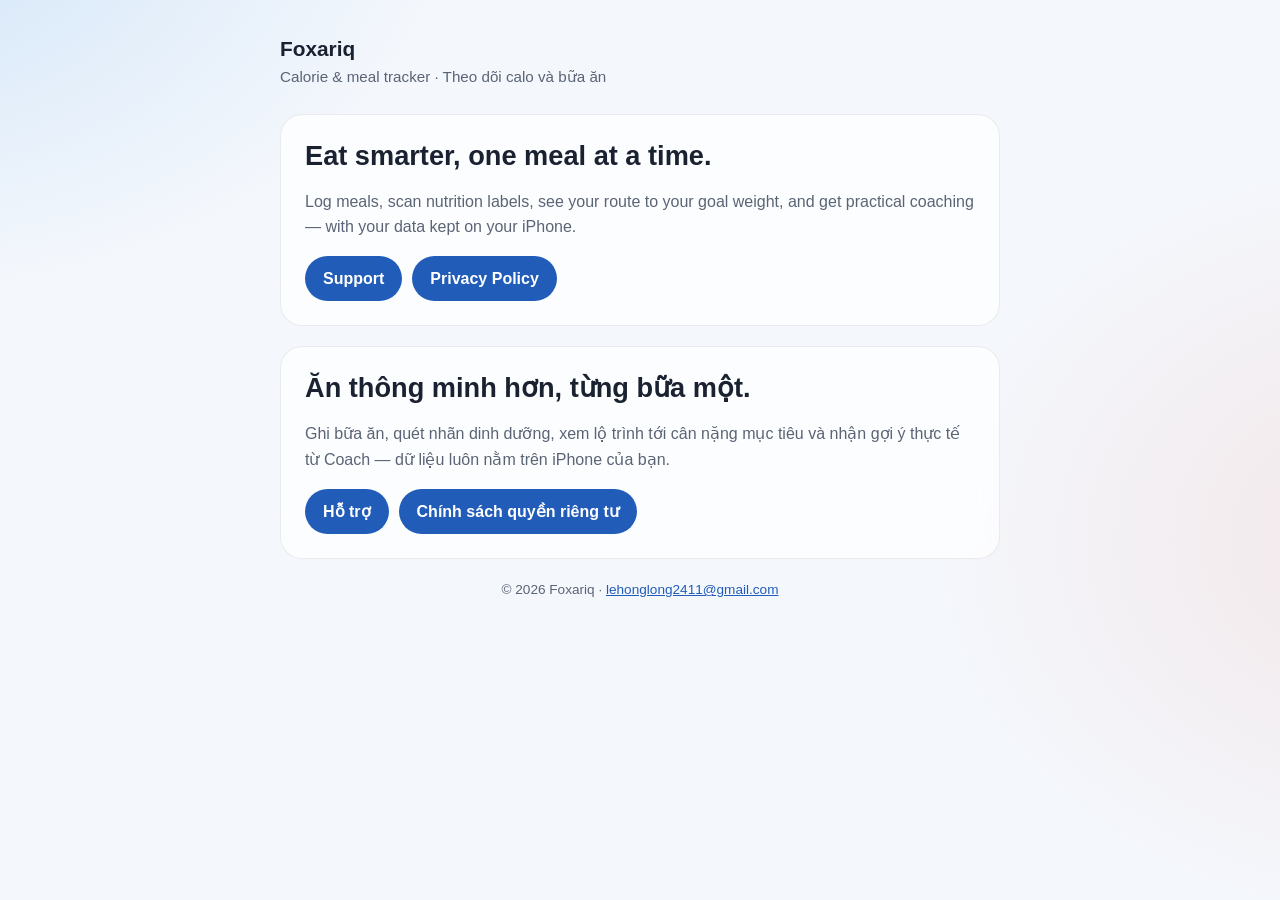
<file: index.html>
<!doctype html>
<html lang="en">
<head>
<meta charset="utf-8">
<meta name="viewport" content="width=device-width, initial-scale=1">
<title>Foxariq — Calorie &amp; meal tracker</title>
<link rel="stylesheet" href="style.css">
</head>
<body>
<main>
  <header>
    <div>
      <div class="name">Foxariq</div>
      <div class="tag">Calorie &amp; meal tracker · Theo dõi calo và bữa ăn</div>
    </div>
  </header>

  <section lang="en">
    <h1>Eat smarter, one meal at a time.</h1>
    <p>Log meals, scan nutrition labels, see your route to your goal weight, and get practical coaching — with your data kept on your iPhone.</p>
    <div class="links"><a href="support.html">Support</a><a href="privacy.html">Privacy Policy</a></div>
  </section>

  <section lang="vi">
    <h1>Ăn thông minh hơn, từng bữa một.</h1>
    <p>Ghi bữa ăn, quét nhãn dinh dưỡng, xem lộ trình tới cân nặng mục tiêu và nhận gợi ý thực tế từ Coach — dữ liệu luôn nằm trên iPhone của bạn.</p>
    <div class="links"><a href="support.html#vi">Hỗ trợ</a><a href="privacy.html#vi">Chính sách quyền riêng tư</a></div>
  </section>

  <footer>© 2026 Foxariq · <a href="mailto:lehonglong2411@gmail.com">lehonglong2411@gmail.com</a></footer>
</main>
</body>
</html>
</file>
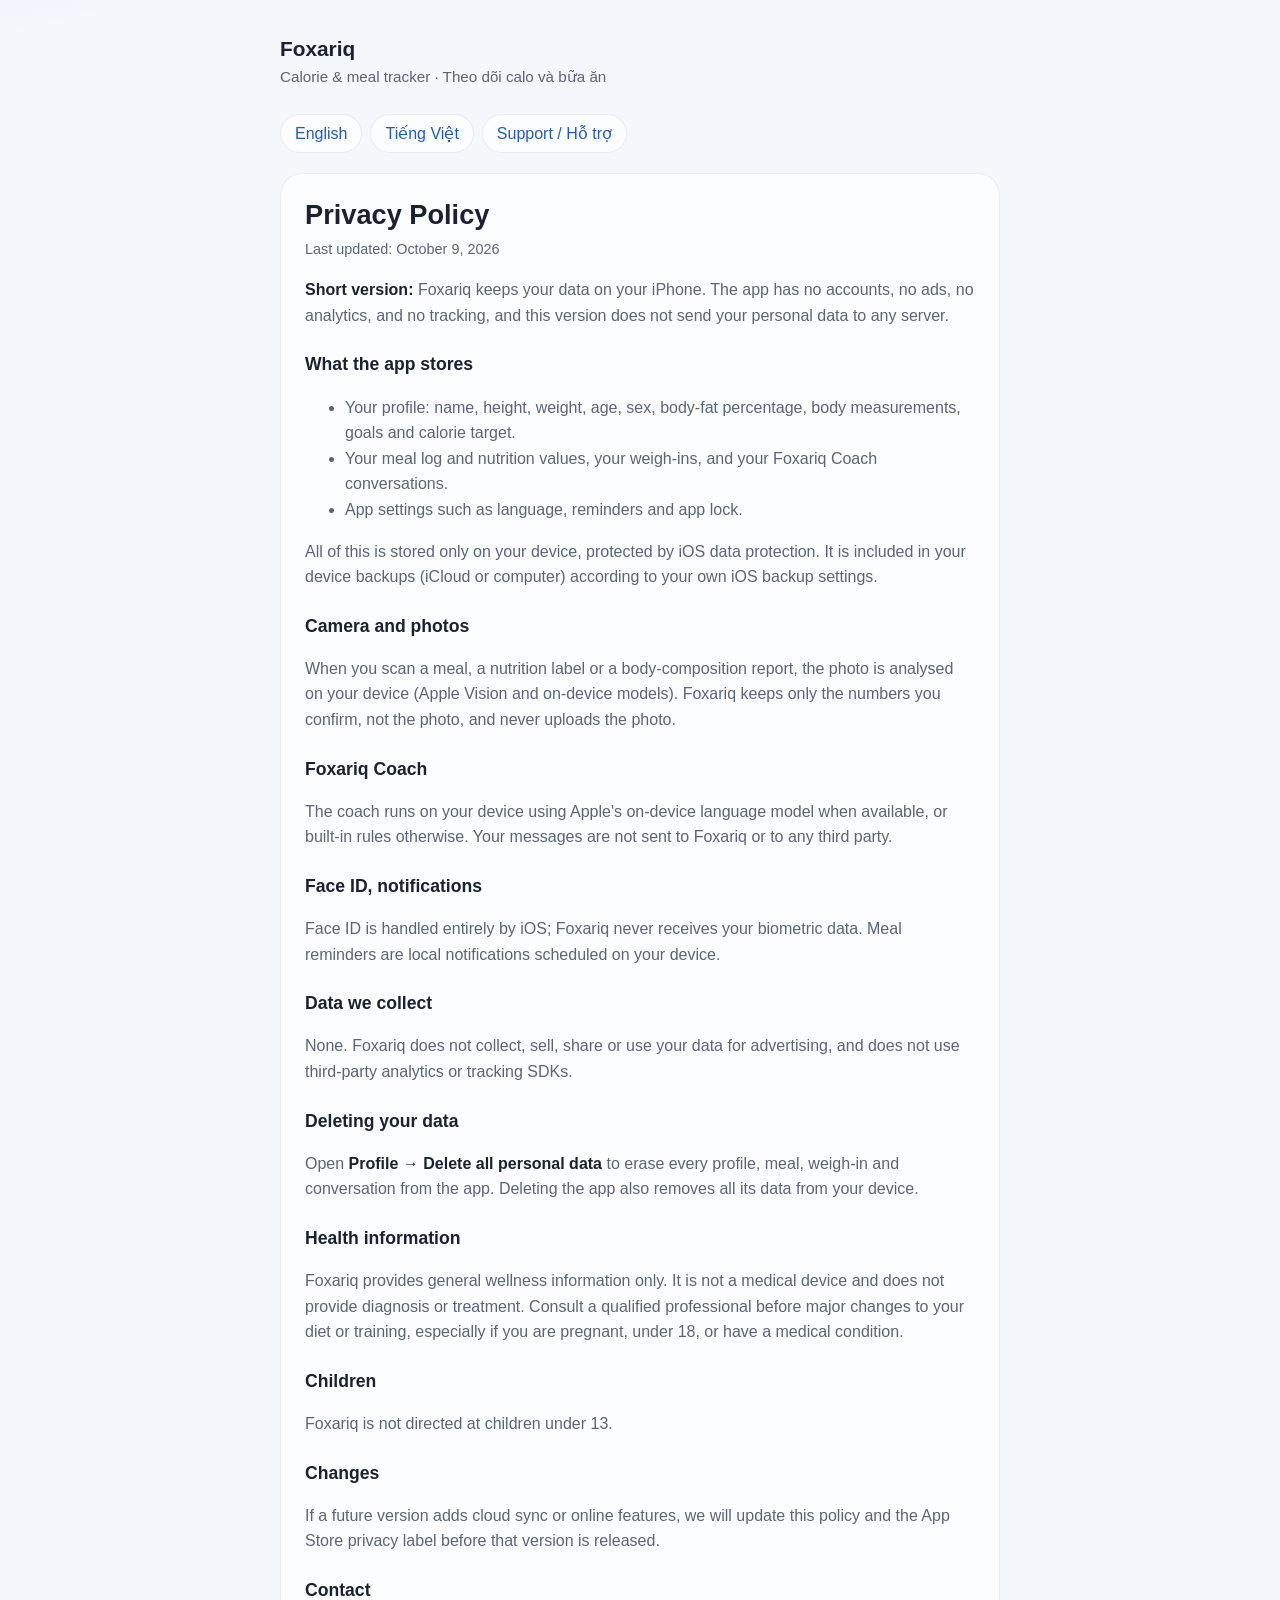
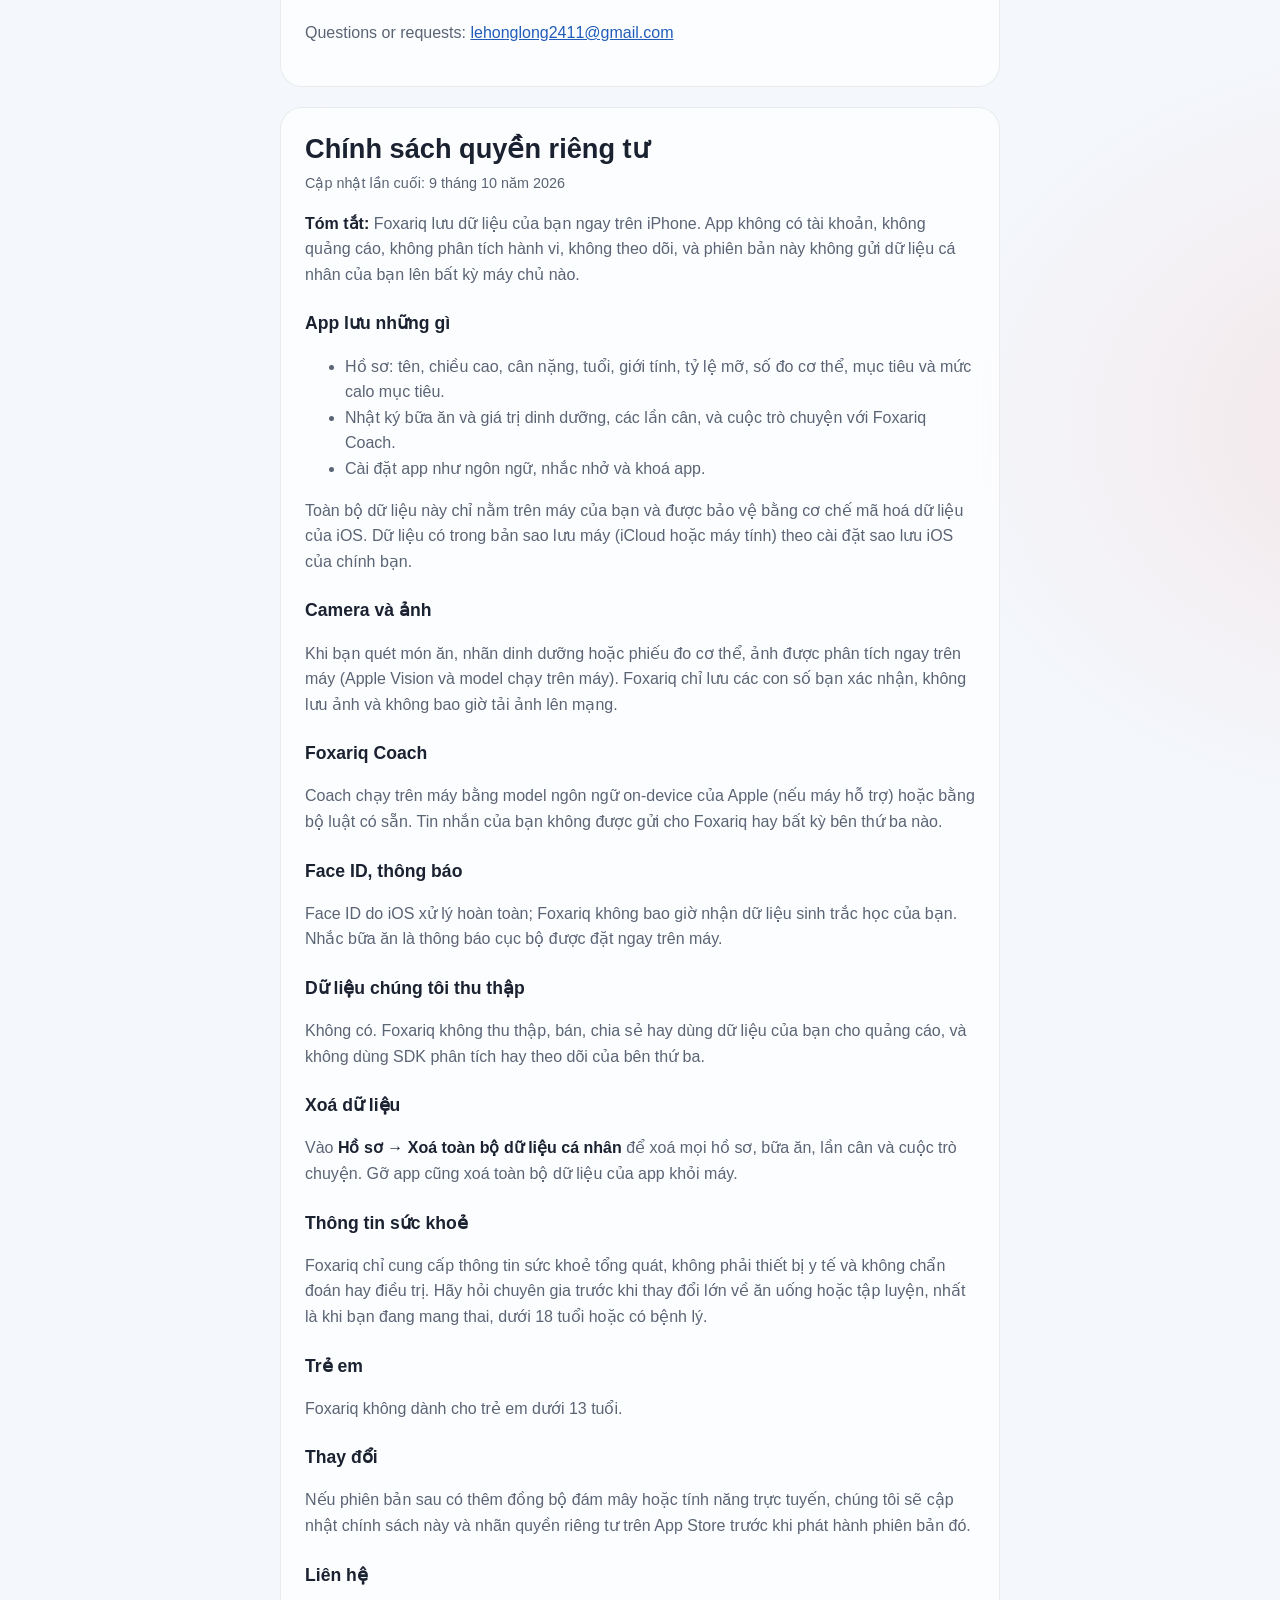
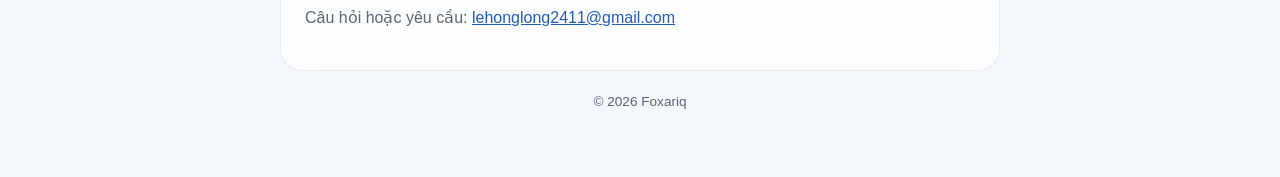
<file: privacy.html>
<!doctype html>
<html lang="en">
<head>
<meta charset="utf-8">
<meta name="viewport" content="width=device-width, initial-scale=1">
<title>Foxariq — Privacy Policy / Chính sách quyền riêng tư</title>
<link rel="stylesheet" href="style.css">
</head>
<body>
<main>
  <header>
    <div>
      <div class="name">Foxariq</div>
      <div class="tag">Calorie &amp; meal tracker · Theo dõi calo và bữa ăn</div>
    </div>
  </header>

  <nav class="lang"><a href="#en">English</a><a href="#vi">Tiếng Việt</a><a href="support.html">Support / Hỗ trợ</a></nav>

  <section id="en" lang="en">
    <h1>Privacy Policy</h1>
    <div class="updated">Last updated: October 9, 2026</div>

    <p><strong>Short version:</strong> Foxariq keeps your data on your iPhone. The app has no accounts, no ads, no analytics, and no tracking, and this version does not send your personal data to any server.</p>

    <h2>What the app stores</h2>
    <ul>
      <li>Your profile: name, height, weight, age, sex, body-fat percentage, body measurements, goals and calorie target.</li>
      <li>Your meal log and nutrition values, your weigh-ins, and your Foxariq Coach conversations.</li>
      <li>App settings such as language, reminders and app lock.</li>
    </ul>
    <p>All of this is stored only on your device, protected by iOS data protection. It is included in your device backups (iCloud or computer) according to your own iOS backup settings.</p>

    <h2>Camera and photos</h2>
    <p>When you scan a meal, a nutrition label or a body-composition report, the photo is analysed on your device (Apple Vision and on-device models). Foxariq keeps only the numbers you confirm, not the photo, and never uploads the photo.</p>

    <h2>Foxariq Coach</h2>
    <p>The coach runs on your device using Apple's on-device language model when available, or built-in rules otherwise. Your messages are not sent to Foxariq or to any third party.</p>

    <h2>Face ID, notifications</h2>
    <p>Face ID is handled entirely by iOS; Foxariq never receives your biometric data. Meal reminders are local notifications scheduled on your device.</p>

    <h2>Data we collect</h2>
    <p>None. Foxariq does not collect, sell, share or use your data for advertising, and does not use third-party analytics or tracking SDKs.</p>

    <h2>Deleting your data</h2>
    <p>Open <strong>Profile → Delete all personal data</strong> to erase every profile, meal, weigh-in and conversation from the app. Deleting the app also removes all its data from your device.</p>

    <h2>Health information</h2>
    <p>Foxariq provides general wellness information only. It is not a medical device and does not provide diagnosis or treatment. Consult a qualified professional before major changes to your diet or training, especially if you are pregnant, under 18, or have a medical condition.</p>

    <h2>Children</h2>
    <p>Foxariq is not directed at children under 13.</p>

    <h2>Changes</h2>
    <p>If a future version adds cloud sync or online features, we will update this policy and the App Store privacy label before that version is released.</p>

    <h2>Contact</h2>
    <p>Questions or requests: <a href="mailto:lehonglong2411@gmail.com">lehonglong2411@gmail.com</a></p>
  </section>

  <section id="vi" lang="vi">
    <h1>Chính sách quyền riêng tư</h1>
    <div class="updated">Cập nhật lần cuối: 9 tháng 10 năm 2026</div>

    <p><strong>Tóm tắt:</strong> Foxariq lưu dữ liệu của bạn ngay trên iPhone. App không có tài khoản, không quảng cáo, không phân tích hành vi, không theo dõi, và phiên bản này không gửi dữ liệu cá nhân của bạn lên bất kỳ máy chủ nào.</p>

    <h2>App lưu những gì</h2>
    <ul>
      <li>Hồ sơ: tên, chiều cao, cân nặng, tuổi, giới tính, tỷ lệ mỡ, số đo cơ thể, mục tiêu và mức calo mục tiêu.</li>
      <li>Nhật ký bữa ăn và giá trị dinh dưỡng, các lần cân, và cuộc trò chuyện với Foxariq Coach.</li>
      <li>Cài đặt app như ngôn ngữ, nhắc nhở và khoá app.</li>
    </ul>
    <p>Toàn bộ dữ liệu này chỉ nằm trên máy của bạn và được bảo vệ bằng cơ chế mã hoá dữ liệu của iOS. Dữ liệu có trong bản sao lưu máy (iCloud hoặc máy tính) theo cài đặt sao lưu iOS của chính bạn.</p>

    <h2>Camera và ảnh</h2>
    <p>Khi bạn quét món ăn, nhãn dinh dưỡng hoặc phiếu đo cơ thể, ảnh được phân tích ngay trên máy (Apple Vision và model chạy trên máy). Foxariq chỉ lưu các con số bạn xác nhận, không lưu ảnh và không bao giờ tải ảnh lên mạng.</p>

    <h2>Foxariq Coach</h2>
    <p>Coach chạy trên máy bằng model ngôn ngữ on-device của Apple (nếu máy hỗ trợ) hoặc bằng bộ luật có sẵn. Tin nhắn của bạn không được gửi cho Foxariq hay bất kỳ bên thứ ba nào.</p>

    <h2>Face ID, thông báo</h2>
    <p>Face ID do iOS xử lý hoàn toàn; Foxariq không bao giờ nhận dữ liệu sinh trắc học của bạn. Nhắc bữa ăn là thông báo cục bộ được đặt ngay trên máy.</p>

    <h2>Dữ liệu chúng tôi thu thập</h2>
    <p>Không có. Foxariq không thu thập, bán, chia sẻ hay dùng dữ liệu của bạn cho quảng cáo, và không dùng SDK phân tích hay theo dõi của bên thứ ba.</p>

    <h2>Xoá dữ liệu</h2>
    <p>Vào <strong>Hồ sơ → Xoá toàn bộ dữ liệu cá nhân</strong> để xoá mọi hồ sơ, bữa ăn, lần cân và cuộc trò chuyện. Gỡ app cũng xoá toàn bộ dữ liệu của app khỏi máy.</p>

    <h2>Thông tin sức khoẻ</h2>
    <p>Foxariq chỉ cung cấp thông tin sức khoẻ tổng quát, không phải thiết bị y tế và không chẩn đoán hay điều trị. Hãy hỏi chuyên gia trước khi thay đổi lớn về ăn uống hoặc tập luyện, nhất là khi bạn đang mang thai, dưới 18 tuổi hoặc có bệnh lý.</p>

    <h2>Trẻ em</h2>
    <p>Foxariq không dành cho trẻ em dưới 13 tuổi.</p>

    <h2>Thay đổi</h2>
    <p>Nếu phiên bản sau có thêm đồng bộ đám mây hoặc tính năng trực tuyến, chúng tôi sẽ cập nhật chính sách này và nhãn quyền riêng tư trên App Store trước khi phát hành phiên bản đó.</p>

    <h2>Liên hệ</h2>
    <p>Câu hỏi hoặc yêu cầu: <a href="mailto:lehonglong2411@gmail.com">lehonglong2411@gmail.com</a></p>
  </section>

  <footer>© 2026 Foxariq</footer>
</main>
</body>
</html>
</file>
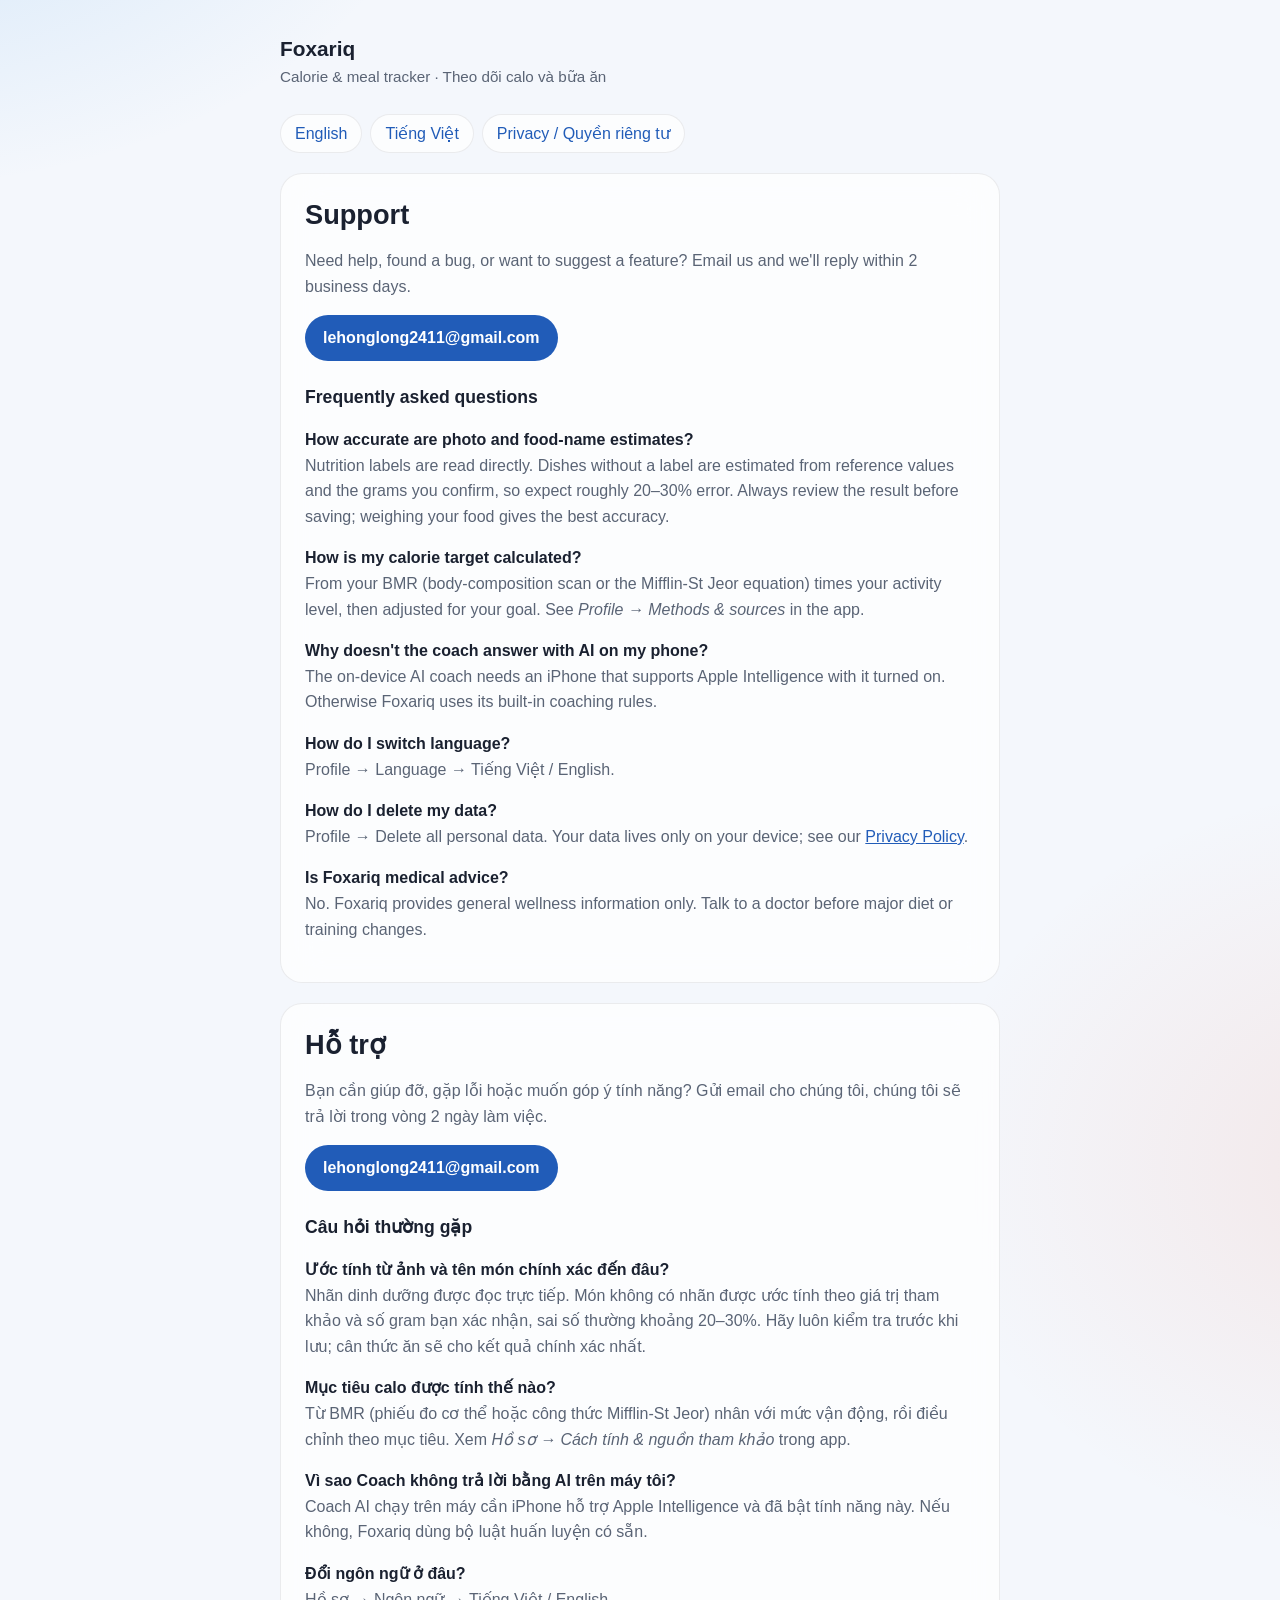
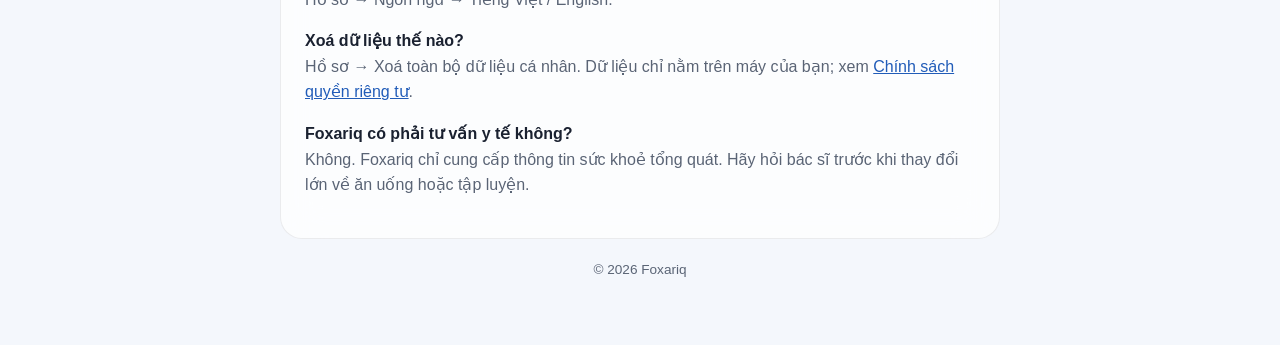
<file: support.html>
<!doctype html>
<html lang="en">
<head>
<meta charset="utf-8">
<meta name="viewport" content="width=device-width, initial-scale=1">
<title>Foxariq — Support / Hỗ trợ</title>
<link rel="stylesheet" href="style.css">
</head>
<body>
<main>
  <header>
    <div>
      <div class="name">Foxariq</div>
      <div class="tag">Calorie &amp; meal tracker · Theo dõi calo và bữa ăn</div>
    </div>
  </header>

  <nav class="lang"><a href="#en">English</a><a href="#vi">Tiếng Việt</a><a href="privacy.html">Privacy / Quyền riêng tư</a></nav>

  <section id="en" lang="en">
    <h1>Support</h1>
    <p>Need help, found a bug, or want to suggest a feature? Email us and we'll reply within 2 business days.</p>
    <div class="links"><a href="mailto:lehonglong2411@gmail.com">lehonglong2411@gmail.com</a></div>

    <h2>Frequently asked questions</h2>
    <p><strong>How accurate are photo and food-name estimates?</strong><br>
      Nutrition labels are read directly. Dishes without a label are estimated from reference values and the grams you confirm, so expect roughly 20–30% error. Always review the result before saving; weighing your food gives the best accuracy.</p>
    <p><strong>How is my calorie target calculated?</strong><br>
      From your BMR (body-composition scan or the Mifflin-St Jeor equation) times your activity level, then adjusted for your goal. See <em>Profile → Methods &amp; sources</em> in the app.</p>
    <p><strong>Why doesn't the coach answer with AI on my phone?</strong><br>
      The on-device AI coach needs an iPhone that supports Apple Intelligence with it turned on. Otherwise Foxariq uses its built-in coaching rules.</p>
    <p><strong>How do I switch language?</strong><br>
      Profile → Language → Tiếng Việt / English.</p>
    <p><strong>How do I delete my data?</strong><br>
      Profile → Delete all personal data. Your data lives only on your device; see our <a href="privacy.html">Privacy Policy</a>.</p>
    <p><strong>Is Foxariq medical advice?</strong><br>
      No. Foxariq provides general wellness information only. Talk to a doctor before major diet or training changes.</p>
  </section>

  <section id="vi" lang="vi">
    <h1>Hỗ trợ</h1>
    <p>Bạn cần giúp đỡ, gặp lỗi hoặc muốn góp ý tính năng? Gửi email cho chúng tôi, chúng tôi sẽ trả lời trong vòng 2 ngày làm việc.</p>
    <div class="links"><a href="mailto:lehonglong2411@gmail.com">lehonglong2411@gmail.com</a></div>

    <h2>Câu hỏi thường gặp</h2>
    <p><strong>Ước tính từ ảnh và tên món chính xác đến đâu?</strong><br>
      Nhãn dinh dưỡng được đọc trực tiếp. Món không có nhãn được ước tính theo giá trị tham khảo và số gram bạn xác nhận, sai số thường khoảng 20–30%. Hãy luôn kiểm tra trước khi lưu; cân thức ăn sẽ cho kết quả chính xác nhất.</p>
    <p><strong>Mục tiêu calo được tính thế nào?</strong><br>
      Từ BMR (phiếu đo cơ thể hoặc công thức Mifflin-St Jeor) nhân với mức vận động, rồi điều chỉnh theo mục tiêu. Xem <em>Hồ sơ → Cách tính &amp; nguồn tham khảo</em> trong app.</p>
    <p><strong>Vì sao Coach không trả lời bằng AI trên máy tôi?</strong><br>
      Coach AI chạy trên máy cần iPhone hỗ trợ Apple Intelligence và đã bật tính năng này. Nếu không, Foxariq dùng bộ luật huấn luyện có sẵn.</p>
    <p><strong>Đổi ngôn ngữ ở đâu?</strong><br>
      Hồ sơ → Ngôn ngữ → Tiếng Việt / English.</p>
    <p><strong>Xoá dữ liệu thế nào?</strong><br>
      Hồ sơ → Xoá toàn bộ dữ liệu cá nhân. Dữ liệu chỉ nằm trên máy của bạn; xem <a href="privacy.html">Chính sách quyền riêng tư</a>.</p>
    <p><strong>Foxariq có phải tư vấn y tế không?</strong><br>
      Không. Foxariq chỉ cung cấp thông tin sức khoẻ tổng quát. Hãy hỏi bác sĩ trước khi thay đổi lớn về ăn uống hoặc tập luyện.</p>
  </section>

  <footer>© 2026 Foxariq</footer>
</main>
</body>
</html>
</file>
<file: style.css>
:root {
  --bg: #f4f7fc;
  --card: rgba(255, 255, 255, 0.72);
  --ink: #1a2130;
  --muted: #5a6475;
  --brand: #215cb8;
  --line: rgba(26, 33, 48, 0.08);
  color-scheme: light;
}

@media (prefers-color-scheme: dark) {
  :root {
    --bg: #0e1420;
    --card: rgba(255, 255, 255, 0.06);
    --ink: #eef2f8;
    --muted: #a8b2c3;
    --brand: #7fb0ff;
    --line: rgba(255, 255, 255, 0.10);
    color-scheme: dark;
  }
}

* { box-sizing: border-box; }

body {
  margin: 0;
  font: 16px/1.6 -apple-system, BlinkMacSystemFont, "SF Pro Text", "Segoe UI", Roboto, sans-serif;
  color: var(--ink);
  background:
    radial-gradient(60rem 40rem at -10% -10%, rgba(99, 173, 237, 0.25), transparent 60%),
    radial-gradient(50rem 40rem at 110% 60%, rgba(232, 110, 82, 0.12), transparent 60%),
    var(--bg);
  min-height: 100vh;
}

main { max-width: 760px; margin: 0 auto; padding: 32px 20px 64px; }

header { display: flex; align-items: center; gap: 14px; margin-bottom: 24px; }
header img { width: 52px; height: 52px; border-radius: 50%; }
header .name { font-weight: 700; font-size: 1.3rem; }
header .tag { color: var(--muted); font-size: 0.95rem; }

nav.lang { display: flex; gap: 8px; margin-bottom: 20px; }
nav.lang a {
  padding: 6px 14px; border-radius: 999px; text-decoration: none;
  color: var(--brand); background: var(--card); border: 1px solid var(--line);
}

section {
  background: var(--card);
  border: 1px solid var(--line);
  border-radius: 22px;
  padding: 24px;
  margin-bottom: 20px;
  backdrop-filter: blur(20px);
  -webkit-backdrop-filter: blur(20px);
}

h1 { font-size: 1.7rem; line-height: 1.25; margin: 0 0 6px; }
h2 { font-size: 1.1rem; margin: 22px 0 6px; }
p, li { color: var(--muted); }
strong { color: var(--ink); }
a { color: var(--brand); }
.updated { font-size: 0.9rem; color: var(--muted); margin-bottom: 8px; }
.links { display: flex; flex-wrap: wrap; gap: 10px; }
.links a {
  display: inline-block; padding: 10px 18px; border-radius: 999px; text-decoration: none;
  background: var(--brand); color: #fff; font-weight: 600;
}
footer { text-align: center; color: var(--muted); font-size: 0.85rem; }
</file>
